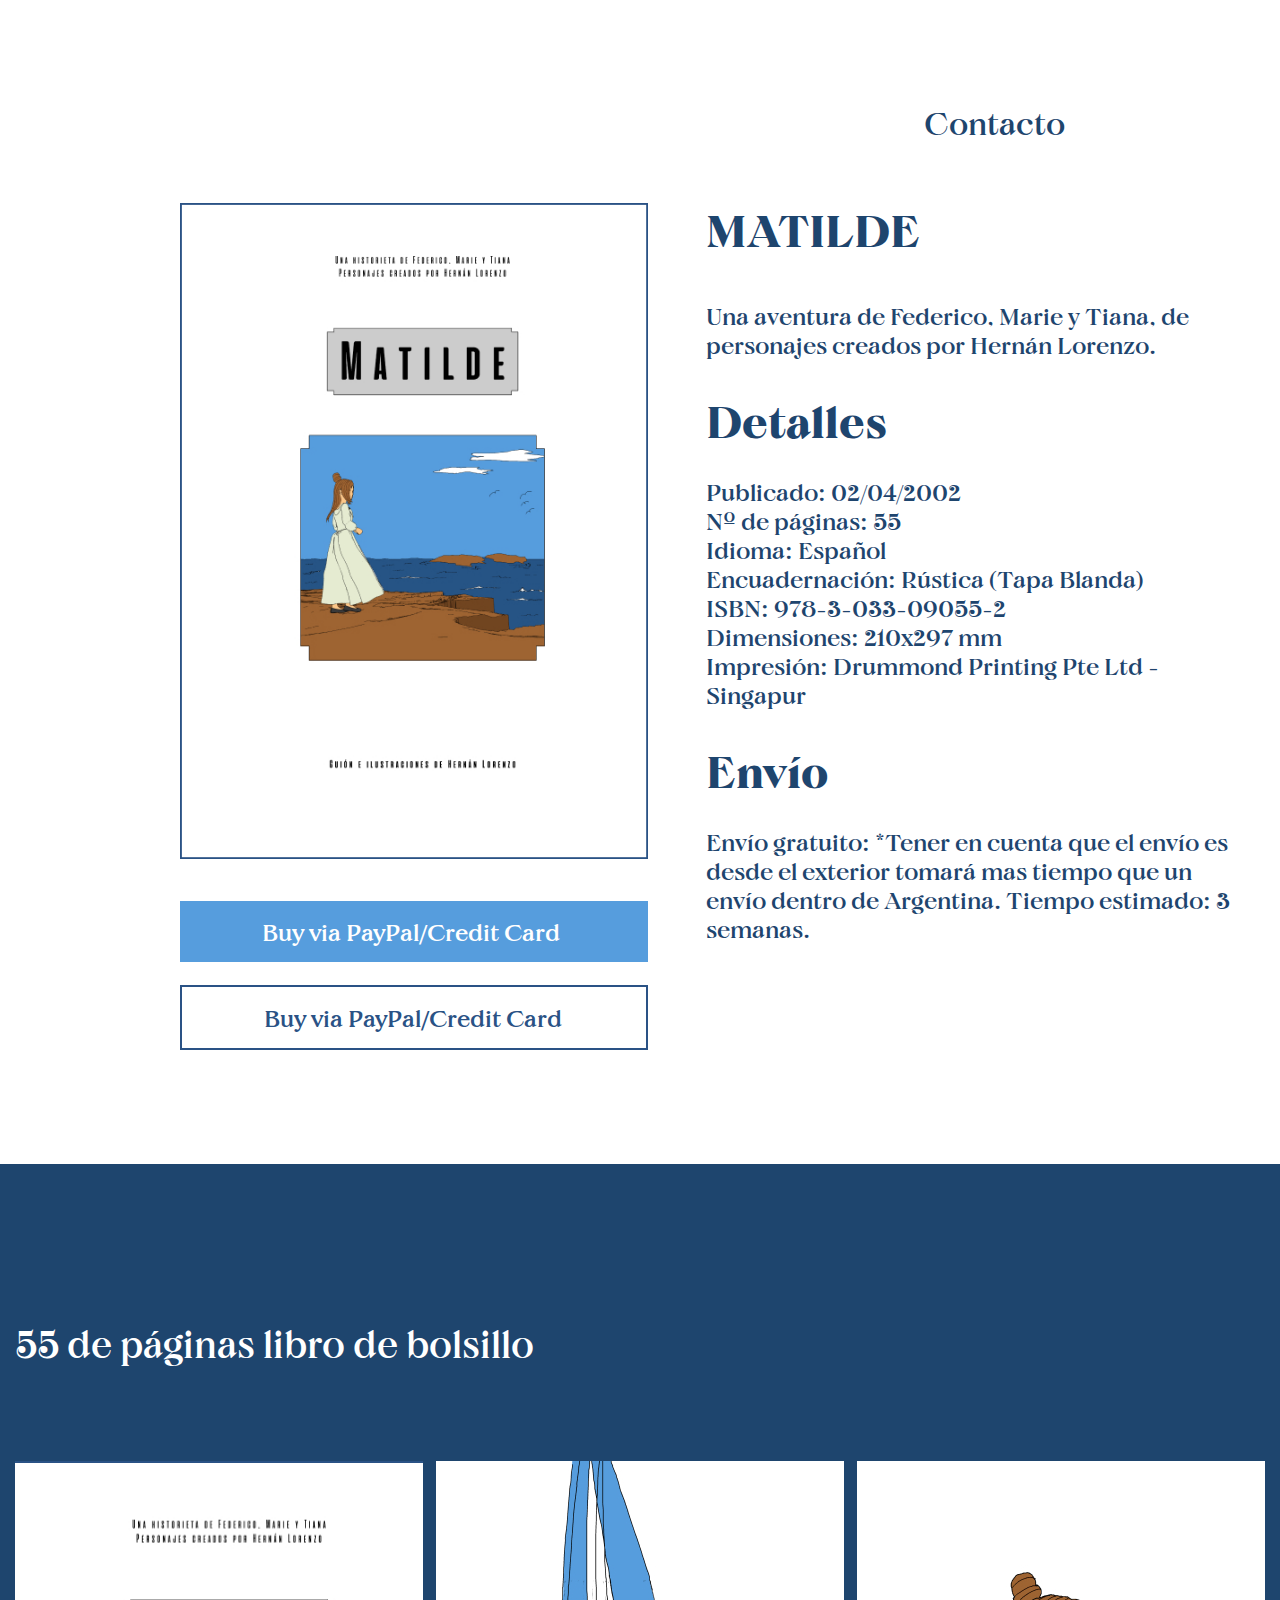
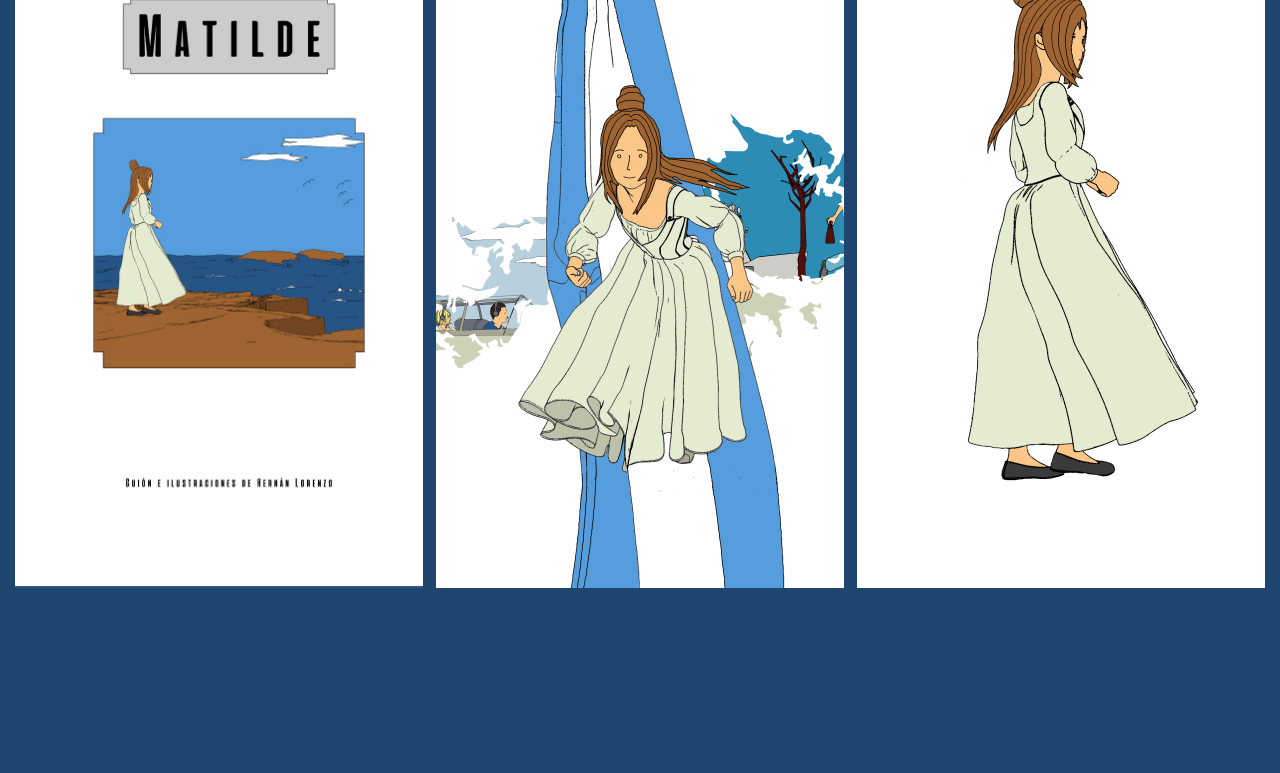
<file: index.html>
<!DOCTYPE html>
<html lang="ru">

<head>
	<meta charset="UTF-8">
	<meta http-equiv="X-UA-Compatible" content="IE=edge">
	<link rel="stylesheet" href="css/style.css">
	<meta name="viewport" content="width=device-width, initial-scale=1.0">
	<title>Страница </title>
</head>

<body>
	<div class="wrapper loading">
		<div class="title">
			<div class="background">
				<div class="title__container">
					<div class="title__contact">
						Contacto
					</div>
					<div class="title__container matilde">
						<div class="matilde__pay pay">
							<div class="pay__wrap-img _ibg">
								<img class="pay__img" src="img/image/Matilde-sea.jpg" alt="">
							</div>
							<a href="Page2.html" class="pay__button pay__button_blue">Buy via PayPal/Credit Card</a>
							<a href="" class="pay__button pay__button_white">Buy via PayPal/Credit Card</a>
						</div>
						<div class="matilde__text text">
							<div class="text__block">
								<div class="text__title text__title_one">MATILDE</div>
								<div class="text__txt text__txt_one">Una aventura de Federico, Marie y Tiana, de
									personajes
									creados por Hernán Lorenzo.</div>
							</div>
							<div class="text__block">
								<div class="text__title text__title_two">Detalles</div>
								<div class="text__txt text__txt_two">
									<p>Publicado: 02/04/2002</p>
									<p>Nº de páginas: 55</p>
									<p>Idioma: Español</p>
									<p>Encuadernación: Rústica (Tapa Blanda)</p>
									<p>ISBN: 978-3-033-09055-2</p>
									<p>Dimensiones: 210x297 mm</p>
									<p>Impresión: Drummond Printing Pte Ltd - Singapur</p>
								</div>
							</div>
							<div class="text__block">
								<div class="text__title text__title_three">Envío</div>
								<div class="text__txt text__txt_three">Envío gratuito: *Tener en cuenta que el envío es
									desde el exterior tomará mas tiempo que un envío dentro de Argentina.
									Tiempo estimado: 3 semanas.</div>
							</div>
						</div>
					</div>
				</div>
			</div>
		</div>
		<div class="card">
			<div class="card__container">
				<div class="card__title">55 de páginas libro de bolsillo </div>
				<div class="card__image image-card">
					<div class="image-card__image-wrap _ibg">
						<img class="image-card__img" src="img/image/Matilde-sea.jpg" alt="">
					</div>
					<div class="image-card__image-wrap _ibg">
						<img class="image-card__img" src="img/image/Matilde-run.jpg" alt="">
					</div>
					<div class="image-card__image-wrap _ibg">
						<img class="image-card__img" src="img/image/Matilde-one.jpg" alt="">
					</div>
				</div>
			</div>
		</div>
	</div>
	<!--  -->

	<script src="js/javascript.js"></script>
</body>

</html>
</file>
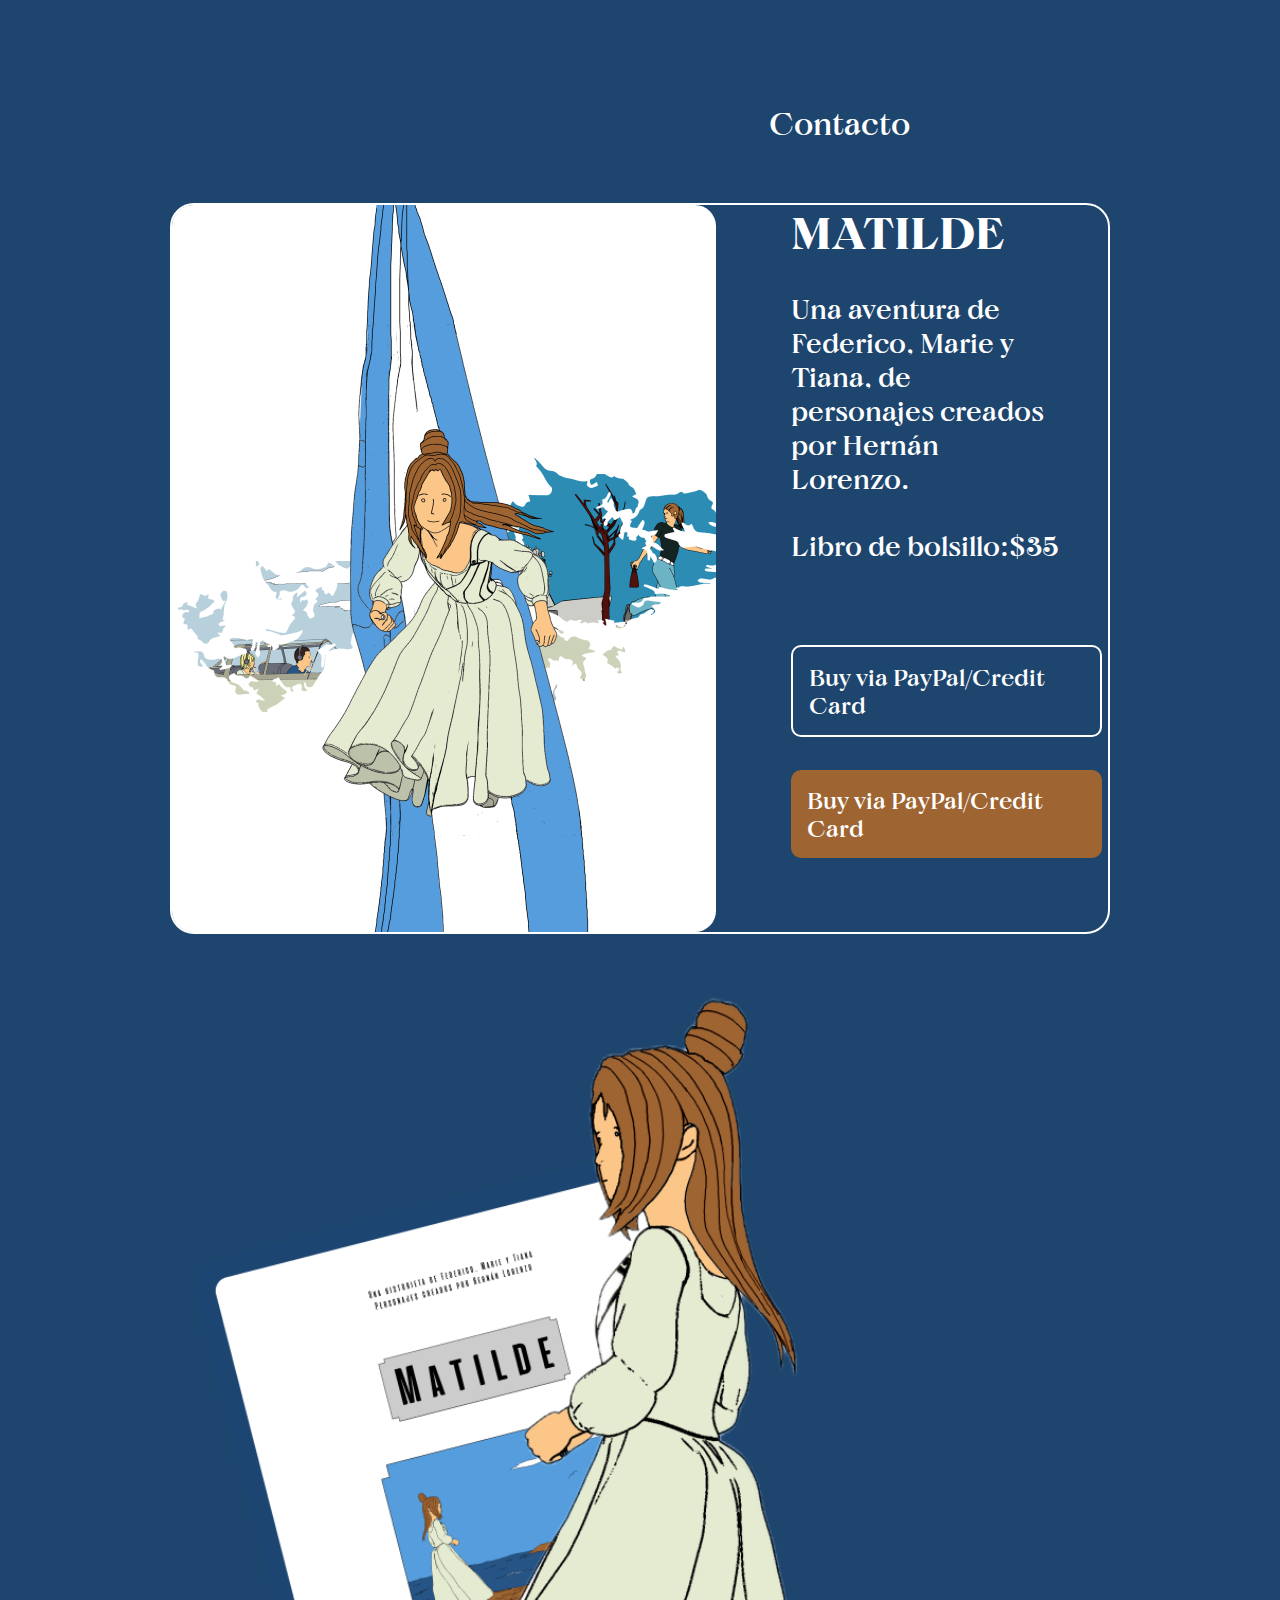
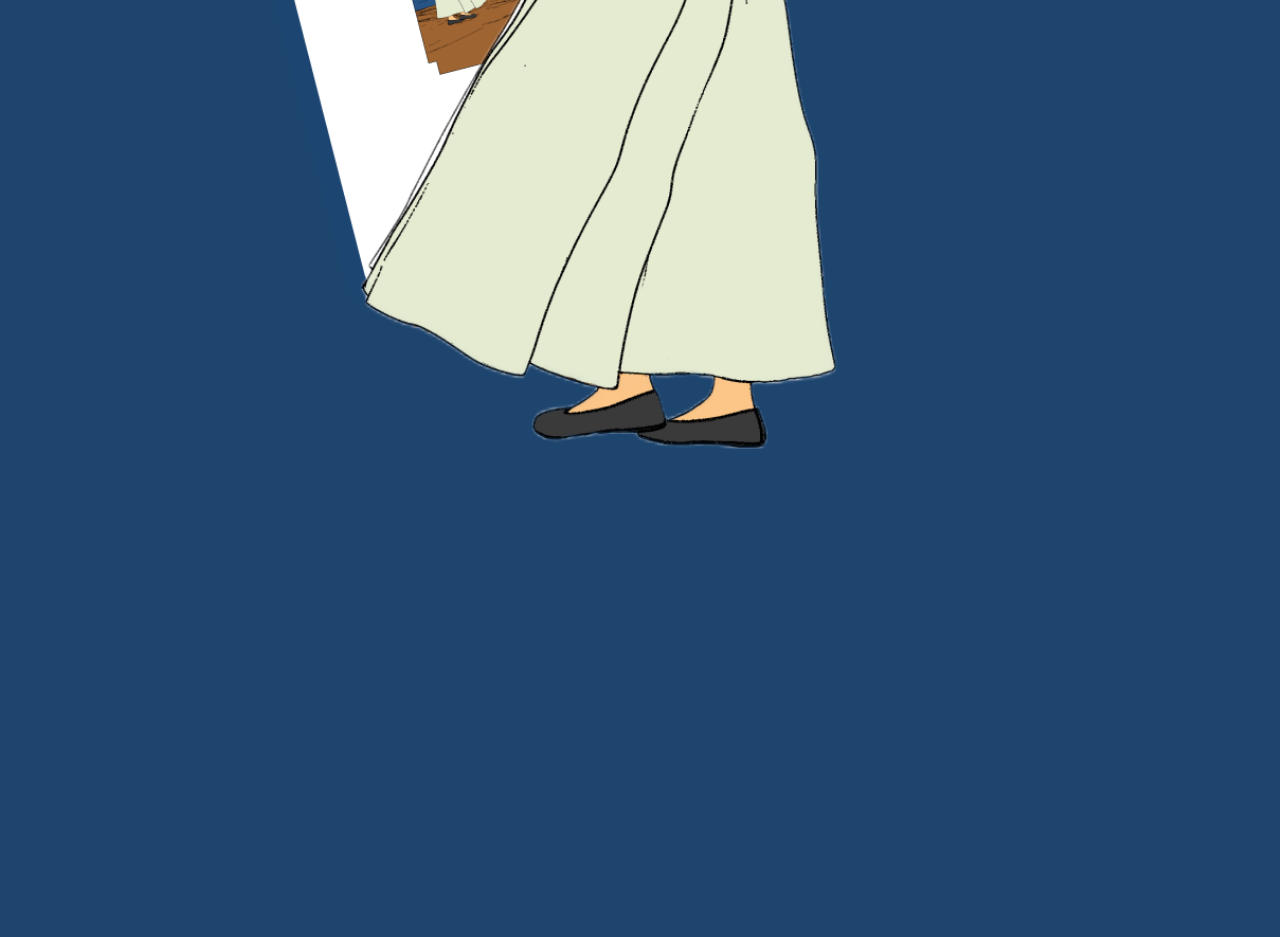
<file: Page2.html>
<!DOCTYPE html>
<html lang="ru">

<head>
    <meta charset="UTF-8">
    <meta http-equiv="X-UA-Compatible" content="IE=edge">
    <link rel="stylesheet" href="css/stylePage2.css">
    <meta name="viewport" content="width=device-width, initial-scale=1.0">
    <title>Страница 2</title>
</head>

<body>
    <!--  -->

    <div class="wrapper two">
        <div class="title">
            <div class="background-two">
                <div class="title__container">
                    <div class="title__contact title__contact_two">
                        Contacto
                    </div>
                    <div class="big-cart">
                        <div class="big-cart__run-matilde-wrap">
                            <img src="img/image/Matilde-run.jpg" alt="" class="big-cart__img-matilde">
                        </div>

                        <div class="big-cart__wrap-text">
                            <div class="big-cart__text-block">
                                <div class="big-cart__title">MATILDE</div>
                                <div class="big-cart__text big-cart__text-one">Una aventura de Federico, Marie y Tiana,
                                    de
                                    personajes creados por Hernán Lorenzo.</div>
                                <div class="wrap-two-three">
                                    <div class="big-cart__text big-cart__text-two">Libro de bolsillo: </div>
                                    <div class="big-cart__text big-cart__text-three">$35</div>
                                </div>
                            </div>
                            <div class="big-cart__buttons">

                                <button class="big-cart__button big-cart__button_back-blue"> Buy via PayPal/Credit
                                    Card</button>
                                <button class="big-cart__button big-cart__button_gold"> Buy via PayPal/Credit
                                    Card</button>
                            </div>
                        </div>
                    </div>

                    <div class="title__container matilde title__container_two">
                        <div class="matilde__pay pay">
                            <div class="pay__wrap-img pay__wrap-img_two  _ibg">
                                <img class="pay__img" src="img/image/Group2.png" alt="">
                            </div>

                        </div>

                        <div class="matilde__text text matilde__text_two">
                            <div class="text-block">
                                <div class="text__block">
                                    <div class="text__title text__title_one">MATILDE</div>
                                    <div class="text__txt text__txt_one">Una aventura de Federico, Marie y Tiana, de
                                        personajes
                                        creados por Hernán Lorenzo.</div>
                                </div>
                                <div class="text__block">
                                    <div class="text__title text__title_two">Detalles</div>
                                    <div class="text__txt text__txt_two">
                                        <p class="text_p">Publicado: 02/04/2002</p>
                                        <p class="text_p">Nº de páginas: 55</p>
                                        <p class="text_p">Idioma: Español</p>
                                        <p class="text_p">Encuadernación: Rústica (Tapa Blanda)</p>
                                        <p class="text_p">ISBN: 978-3-033-09055-2</p>
                                        <p class="text_p">Dimensiones: 210x297 mm</p>
                                        <p class="text_p">Impresión: Drummond Printing Pte Ltd - Singapur</p>
                                    </div>
                                </div>
                                <div class="text__block">
                                    <div class="text__title text__title_three">Envío</div>
                                    <div class="text__txt text__txt_three">Envío gratuito: *Tener en cuenta que el envío
                                        es
                                        desde el exterior tomará mas tiempo que un envío dentro de Argentina.
                                        Tiempo estimado: 3 semanas.</div>
                                </div>
                            </div>
                        </div>
                    </div>
                </div>
            </div>
        </div>
    </div>

    <script src="js/javascript.js"></script>
</body>

</html>
</file>
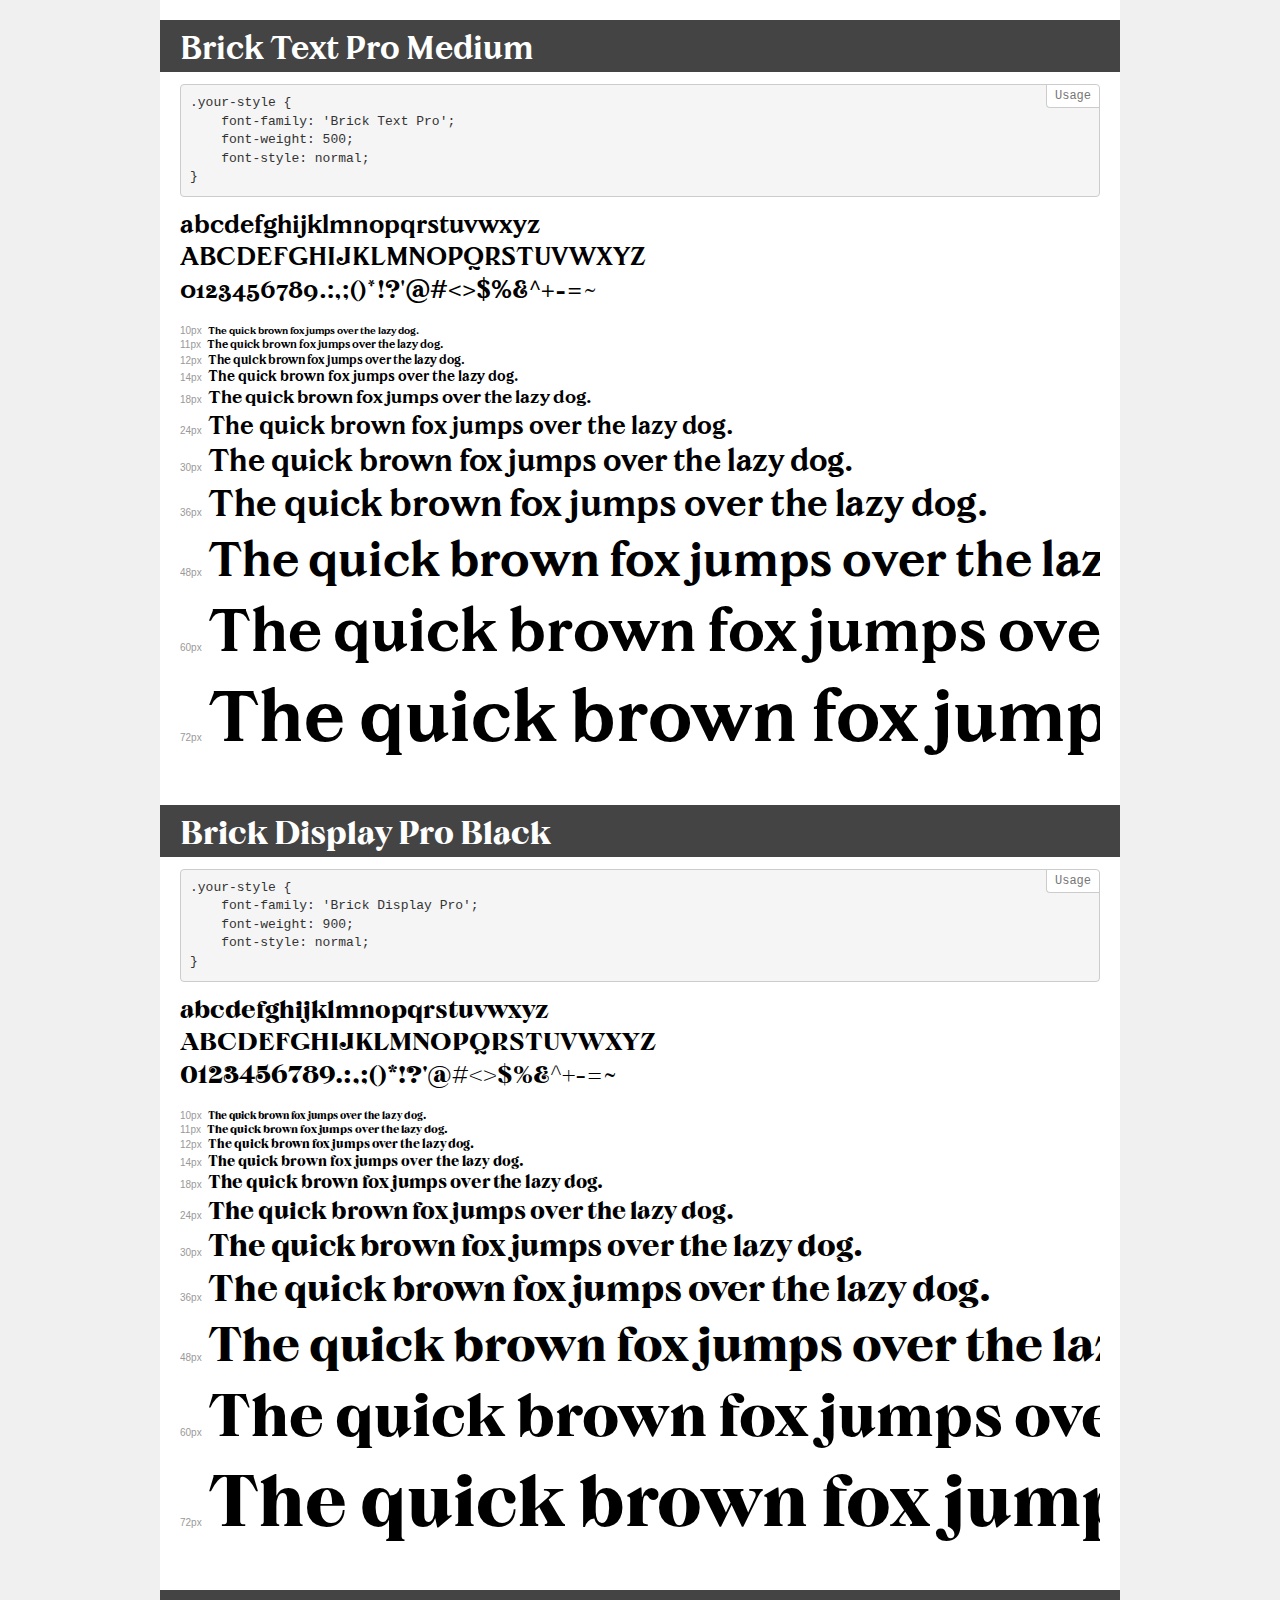
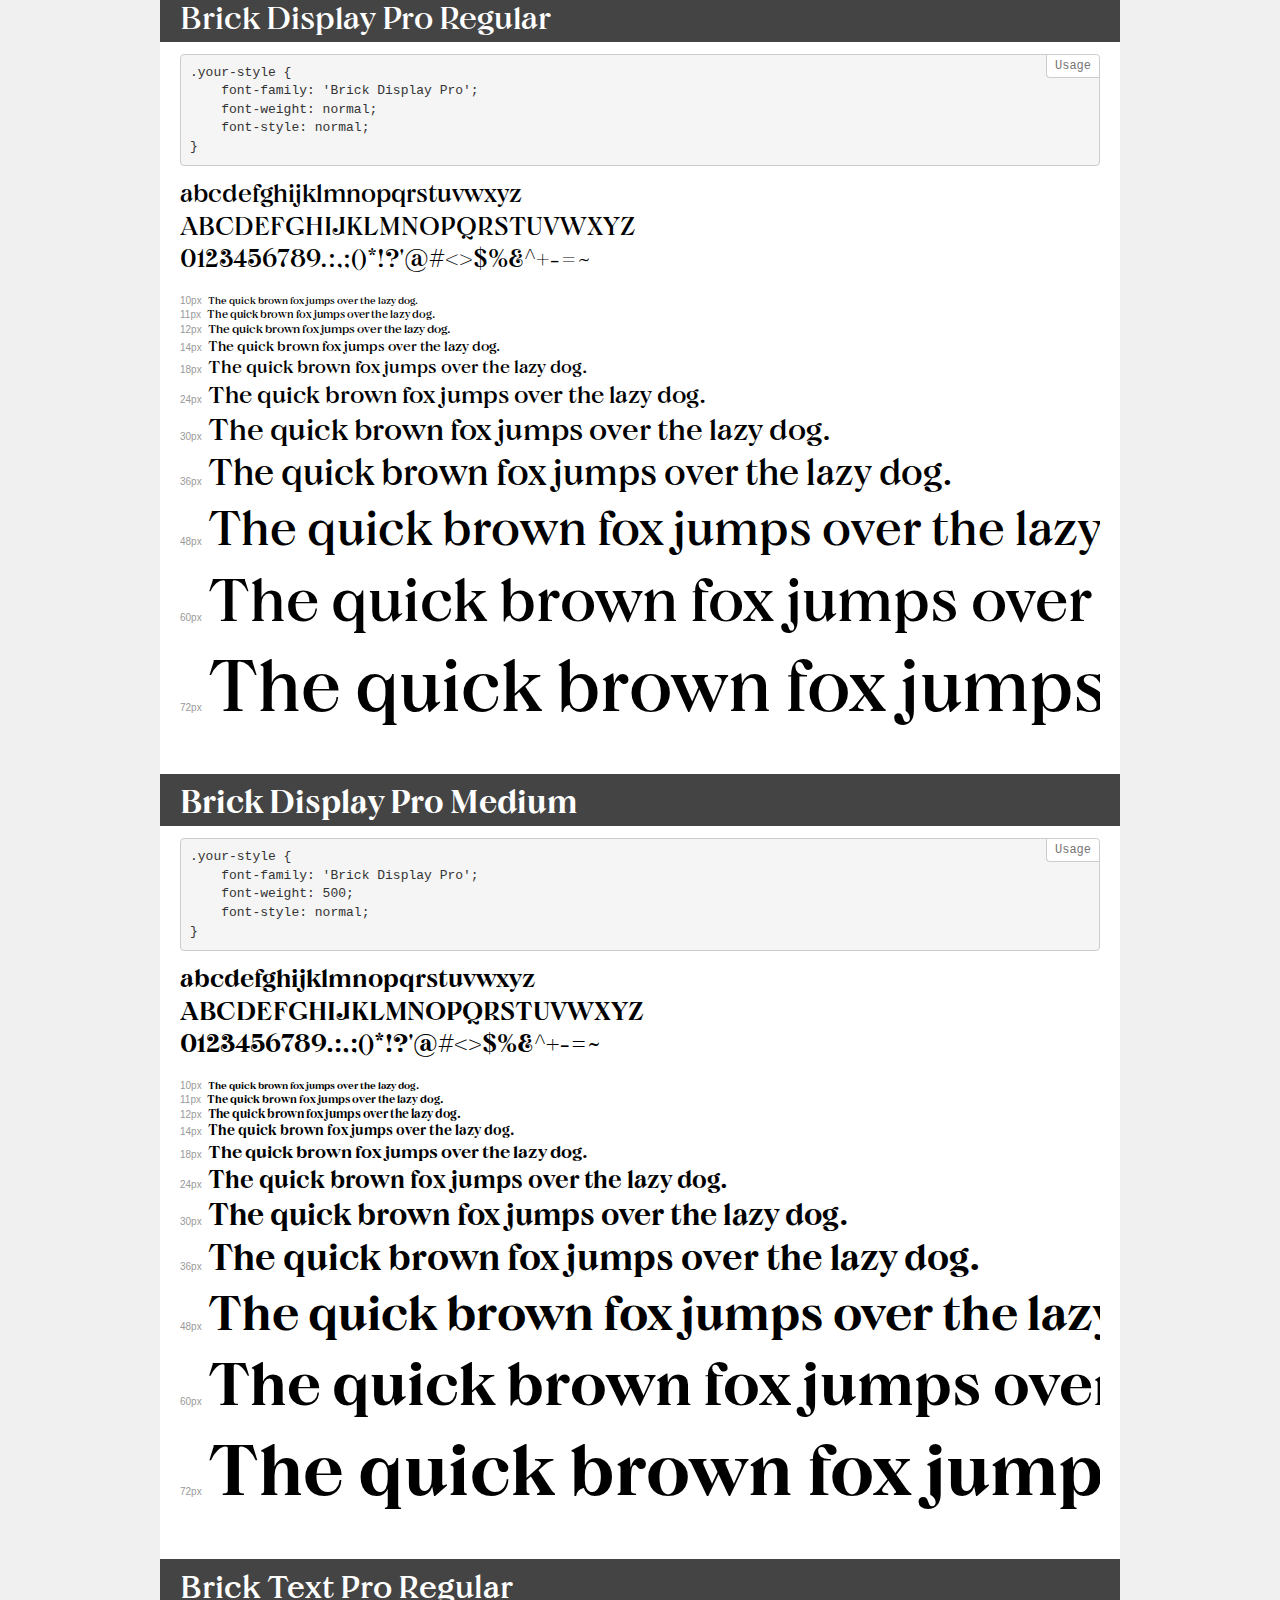
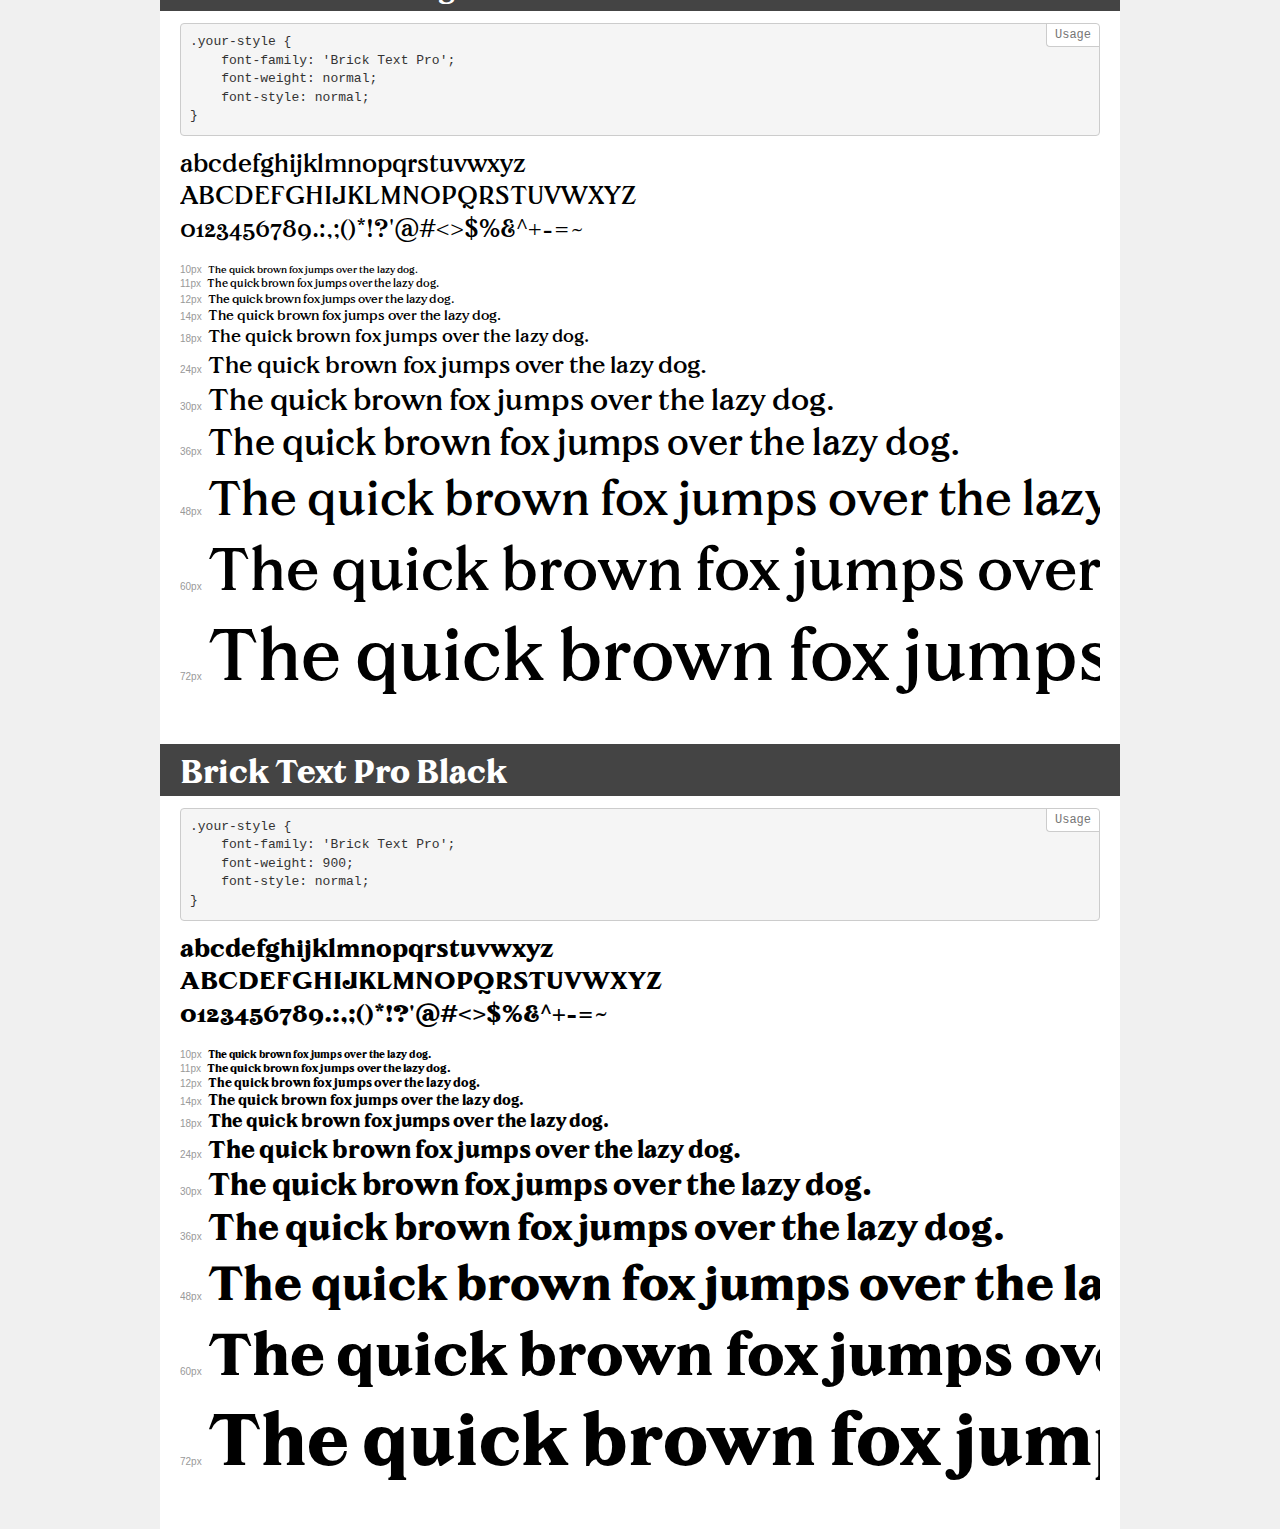
<file: css/demo.html>
<!DOCTYPE html>
<html lang="en">
<head>
    <meta charset="utf-8">
    <meta http-equiv="X-UA-Compatible" content="IE=edge">
    <meta name="viewport" content="width=device-width, initial-scale=1">
    <meta name="robots" content="noindex, noarchive">
    <meta name="format-detection" content="telephone=no">
    <title>Transfonter demo</title>
    <link href="stylesheet.css" rel="stylesheet">
    <style>
        /*
        http://meyerweb.com/eric/tools/css/reset/
        v2.0 | 20110126
        License: none (public domain)
        */
        html, body, div, span, applet, object, iframe,
        h1, h2, h3, h4, h5, h6, p, blockquote, pre,
        a, abbr, acronym, address, big, cite, code,
        del, dfn, em, img, ins, kbd, q, s, samp,
        small, strike, strong, sub, sup, tt, var,
        b, u, i, center,
        dl, dt, dd, ol, ul, li,
        fieldset, form, label, legend,
        table, caption, tbody, tfoot, thead, tr, th, td,
        article, aside, canvas, details, embed,
        figure, figcaption, footer, header, hgroup,
        menu, nav, output, ruby, section, summary,
        time, mark, audio, video {
            margin: 0;
            padding: 0;
            border: 0;
            font-size: 100%;
            font: inherit;
            vertical-align: baseline;
        }
        /* HTML5 display-role reset for older browsers */
        article, aside, details, figcaption, figure,
        footer, header, hgroup, menu, nav, section {
            display: block;
        }
        body {
            line-height: 1;
        }
        ol, ul {
            list-style: none;
        }
        blockquote, q {
            quotes: none;
        }
        blockquote:before, blockquote:after,
        q:before, q:after {
            content: '';
            content: none;
        }
        table {
            border-collapse: collapse;
            border-spacing: 0;
        }
        /* demo styles */
        body {
            background: #f0f0f0;
            color: #000;
        }
        .page {
            background: #fff;
            width: 920px;
            margin: 0 auto;
            padding: 20px 20px 0 20px;
            overflow: hidden;
        }
        .font-container {
            overflow-x: auto;
            overflow-y: hidden;
            margin-bottom: 40px;
            line-height: 1.3;
            white-space: nowrap;
            padding-bottom: 5px;
        }
        h1 {
            position: relative;
            background: #444;
            font-size: 32px;
            color: #fff;
            padding: 10px 20px;
            margin: 0 -20px 12px -20px;
        }
        .letters {
            font-size: 25px;
            margin-bottom: 20px;
        }
        .s10:before {
            content: '10px';
        }
        .s11:before {
            content: '11px';
        }
        .s12:before {
            content: '12px';
        }
        .s14:before {
            content: '14px';
        }
        .s18:before {
            content: '18px';
        }
        .s24:before {
            content: '24px';
        }
        .s30:before {
            content: '30px';
        }
        .s36:before {
            content: '36px';
        }
        .s48:before {
            content: '48px';
        }
        .s60:before {
            content: '60px';
        }
        .s72:before {
            content: '72px';
        }
        .s10:before, .s11:before, .s12:before, .s14:before,
        .s18:before, .s24:before, .s30:before, .s36:before,
        .s48:before, .s60:before, .s72:before {
            font-family: Arial, sans-serif;
            font-size: 10px;
            font-weight: normal;
            font-style: normal;
            color: #999;
            padding-right: 6px;
        }
        pre {
            display: block;
            position: relative;
            padding: 9px;
            margin: 0 0 10px;
            font-family: Monaco, Menlo, Consolas, "Courier New", monospace;
            font-size: 13px;
            line-height: 1.428571429;
            color: #333;
            font-weight: normal;
            font-style: normal;
            background-color: #f5f5f5;
            border: 1px solid #ccc;
            overflow-x: auto;
            border-radius: 4px;
        }
        pre:after {
            display: block;
            position: absolute;
            right: 0;
            top: 0;
            content: 'Usage';
            line-height: 1;
            padding: 5px 8px;
            font-size: 12px;
            color: #767676;
            background-color: #fff;
            border: 1px solid #ccc;
            border-right: none;
            border-top: none;
            border-radius: 0 4px 0 4px;
            z-index: 10;
        }
        /* responsive */
        @media (max-width: 959px) {
            .page {
                width: auto;
                margin: 0;
            }
        }
    </style>
</head>
<body>
<div class="page">
    <div class="demo">
        <h1 style="font-family: 'Brick Text Pro'; font-weight: 500; font-style: normal;">Brick Text Pro Medium</h1>
        <pre>.your-style {
    font-family: 'Brick Text Pro';
    font-weight: 500;
    font-style: normal;
}</pre>
        <div class="font-container" style="font-family: 'Brick Text Pro'; font-weight: 500; font-style: normal;">
            <p class="letters">
                abcdefghijklmnopqrstuvwxyz<br>
ABCDEFGHIJKLMNOPQRSTUVWXYZ<br>
                0123456789.:,;()*!?'@#<>$%&^+-=~
            </p>
            <p class="s10" style="font-size: 10px;">The quick brown fox jumps over the lazy dog.</p>
            <p class="s11" style="font-size: 11px;">The quick brown fox jumps over the lazy dog.</p>
            <p class="s12" style="font-size: 12px;">The quick brown fox jumps over the lazy dog.</p>
            <p class="s14" style="font-size: 14px;">The quick brown fox jumps over the lazy dog.</p>
            <p class="s18" style="font-size: 18px;">The quick brown fox jumps over the lazy dog.</p>
            <p class="s24" style="font-size: 24px;">The quick brown fox jumps over the lazy dog.</p>
            <p class="s30" style="font-size: 30px;">The quick brown fox jumps over the lazy dog.</p>
            <p class="s36" style="font-size: 36px;">The quick brown fox jumps over the lazy dog.</p>
            <p class="s48" style="font-size: 48px;">The quick brown fox jumps over the lazy dog.</p>
            <p class="s60" style="font-size: 60px;">The quick brown fox jumps over the lazy dog.</p>
            <p class="s72" style="font-size: 72px;">The quick brown fox jumps over the lazy dog.</p>
        </div>
    </div>
    <div class="demo">
        <h1 style="font-family: 'Brick Display Pro'; font-weight: 900; font-style: normal;">Brick Display Pro Black</h1>
        <pre>.your-style {
    font-family: 'Brick Display Pro';
    font-weight: 900;
    font-style: normal;
}</pre>
        <div class="font-container" style="font-family: 'Brick Display Pro'; font-weight: 900; font-style: normal;">
            <p class="letters">
                abcdefghijklmnopqrstuvwxyz<br>
ABCDEFGHIJKLMNOPQRSTUVWXYZ<br>
                0123456789.:,;()*!?'@#<>$%&^+-=~
            </p>
            <p class="s10" style="font-size: 10px;">The quick brown fox jumps over the lazy dog.</p>
            <p class="s11" style="font-size: 11px;">The quick brown fox jumps over the lazy dog.</p>
            <p class="s12" style="font-size: 12px;">The quick brown fox jumps over the lazy dog.</p>
            <p class="s14" style="font-size: 14px;">The quick brown fox jumps over the lazy dog.</p>
            <p class="s18" style="font-size: 18px;">The quick brown fox jumps over the lazy dog.</p>
            <p class="s24" style="font-size: 24px;">The quick brown fox jumps over the lazy dog.</p>
            <p class="s30" style="font-size: 30px;">The quick brown fox jumps over the lazy dog.</p>
            <p class="s36" style="font-size: 36px;">The quick brown fox jumps over the lazy dog.</p>
            <p class="s48" style="font-size: 48px;">The quick brown fox jumps over the lazy dog.</p>
            <p class="s60" style="font-size: 60px;">The quick brown fox jumps over the lazy dog.</p>
            <p class="s72" style="font-size: 72px;">The quick brown fox jumps over the lazy dog.</p>
        </div>
    </div>
    <div class="demo">
        <h1 style="font-family: 'Brick Display Pro'; font-weight: normal; font-style: normal;">Brick Display Pro Regular</h1>
        <pre>.your-style {
    font-family: 'Brick Display Pro';
    font-weight: normal;
    font-style: normal;
}</pre>
        <div class="font-container" style="font-family: 'Brick Display Pro'; font-weight: normal; font-style: normal;">
            <p class="letters">
                abcdefghijklmnopqrstuvwxyz<br>
ABCDEFGHIJKLMNOPQRSTUVWXYZ<br>
                0123456789.:,;()*!?'@#<>$%&^+-=~
            </p>
            <p class="s10" style="font-size: 10px;">The quick brown fox jumps over the lazy dog.</p>
            <p class="s11" style="font-size: 11px;">The quick brown fox jumps over the lazy dog.</p>
            <p class="s12" style="font-size: 12px;">The quick brown fox jumps over the lazy dog.</p>
            <p class="s14" style="font-size: 14px;">The quick brown fox jumps over the lazy dog.</p>
            <p class="s18" style="font-size: 18px;">The quick brown fox jumps over the lazy dog.</p>
            <p class="s24" style="font-size: 24px;">The quick brown fox jumps over the lazy dog.</p>
            <p class="s30" style="font-size: 30px;">The quick brown fox jumps over the lazy dog.</p>
            <p class="s36" style="font-size: 36px;">The quick brown fox jumps over the lazy dog.</p>
            <p class="s48" style="font-size: 48px;">The quick brown fox jumps over the lazy dog.</p>
            <p class="s60" style="font-size: 60px;">The quick brown fox jumps over the lazy dog.</p>
            <p class="s72" style="font-size: 72px;">The quick brown fox jumps over the lazy dog.</p>
        </div>
    </div>
    <div class="demo">
        <h1 style="font-family: 'Brick Display Pro'; font-weight: 500; font-style: normal;">Brick Display Pro Medium</h1>
        <pre>.your-style {
    font-family: 'Brick Display Pro';
    font-weight: 500;
    font-style: normal;
}</pre>
        <div class="font-container" style="font-family: 'Brick Display Pro'; font-weight: 500; font-style: normal;">
            <p class="letters">
                abcdefghijklmnopqrstuvwxyz<br>
ABCDEFGHIJKLMNOPQRSTUVWXYZ<br>
                0123456789.:,;()*!?'@#<>$%&^+-=~
            </p>
            <p class="s10" style="font-size: 10px;">The quick brown fox jumps over the lazy dog.</p>
            <p class="s11" style="font-size: 11px;">The quick brown fox jumps over the lazy dog.</p>
            <p class="s12" style="font-size: 12px;">The quick brown fox jumps over the lazy dog.</p>
            <p class="s14" style="font-size: 14px;">The quick brown fox jumps over the lazy dog.</p>
            <p class="s18" style="font-size: 18px;">The quick brown fox jumps over the lazy dog.</p>
            <p class="s24" style="font-size: 24px;">The quick brown fox jumps over the lazy dog.</p>
            <p class="s30" style="font-size: 30px;">The quick brown fox jumps over the lazy dog.</p>
            <p class="s36" style="font-size: 36px;">The quick brown fox jumps over the lazy dog.</p>
            <p class="s48" style="font-size: 48px;">The quick brown fox jumps over the lazy dog.</p>
            <p class="s60" style="font-size: 60px;">The quick brown fox jumps over the lazy dog.</p>
            <p class="s72" style="font-size: 72px;">The quick brown fox jumps over the lazy dog.</p>
        </div>
    </div>
    <div class="demo">
        <h1 style="font-family: 'Brick Text Pro'; font-weight: normal; font-style: normal;">Brick Text Pro Regular</h1>
        <pre>.your-style {
    font-family: 'Brick Text Pro';
    font-weight: normal;
    font-style: normal;
}</pre>
        <div class="font-container" style="font-family: 'Brick Text Pro'; font-weight: normal; font-style: normal;">
            <p class="letters">
                abcdefghijklmnopqrstuvwxyz<br>
ABCDEFGHIJKLMNOPQRSTUVWXYZ<br>
                0123456789.:,;()*!?'@#<>$%&^+-=~
            </p>
            <p class="s10" style="font-size: 10px;">The quick brown fox jumps over the lazy dog.</p>
            <p class="s11" style="font-size: 11px;">The quick brown fox jumps over the lazy dog.</p>
            <p class="s12" style="font-size: 12px;">The quick brown fox jumps over the lazy dog.</p>
            <p class="s14" style="font-size: 14px;">The quick brown fox jumps over the lazy dog.</p>
            <p class="s18" style="font-size: 18px;">The quick brown fox jumps over the lazy dog.</p>
            <p class="s24" style="font-size: 24px;">The quick brown fox jumps over the lazy dog.</p>
            <p class="s30" style="font-size: 30px;">The quick brown fox jumps over the lazy dog.</p>
            <p class="s36" style="font-size: 36px;">The quick brown fox jumps over the lazy dog.</p>
            <p class="s48" style="font-size: 48px;">The quick brown fox jumps over the lazy dog.</p>
            <p class="s60" style="font-size: 60px;">The quick brown fox jumps over the lazy dog.</p>
            <p class="s72" style="font-size: 72px;">The quick brown fox jumps over the lazy dog.</p>
        </div>
    </div>
    <div class="demo">
        <h1 style="font-family: 'Brick Text Pro'; font-weight: 900; font-style: normal;">Brick Text Pro Black</h1>
        <pre>.your-style {
    font-family: 'Brick Text Pro';
    font-weight: 900;
    font-style: normal;
}</pre>
        <div class="font-container" style="font-family: 'Brick Text Pro'; font-weight: 900; font-style: normal;">
            <p class="letters">
                abcdefghijklmnopqrstuvwxyz<br>
ABCDEFGHIJKLMNOPQRSTUVWXYZ<br>
                0123456789.:,;()*!?'@#<>$%&^+-=~
            </p>
            <p class="s10" style="font-size: 10px;">The quick brown fox jumps over the lazy dog.</p>
            <p class="s11" style="font-size: 11px;">The quick brown fox jumps over the lazy dog.</p>
            <p class="s12" style="font-size: 12px;">The quick brown fox jumps over the lazy dog.</p>
            <p class="s14" style="font-size: 14px;">The quick brown fox jumps over the lazy dog.</p>
            <p class="s18" style="font-size: 18px;">The quick brown fox jumps over the lazy dog.</p>
            <p class="s24" style="font-size: 24px;">The quick brown fox jumps over the lazy dog.</p>
            <p class="s30" style="font-size: 30px;">The quick brown fox jumps over the lazy dog.</p>
            <p class="s36" style="font-size: 36px;">The quick brown fox jumps over the lazy dog.</p>
            <p class="s48" style="font-size: 48px;">The quick brown fox jumps over the lazy dog.</p>
            <p class="s60" style="font-size: 60px;">The quick brown fox jumps over the lazy dog.</p>
            <p class="s72" style="font-size: 72px;">The quick brown fox jumps over the lazy dog.</p>
        </div>
    </div>
</div>
</body>
</html>
</file>
<file: css/style.css>
@charset "UTF-8";
@import url("stylesheet.css");
/* 
&display=swap
&subset=cyrillic-ext 
*/
@import url("https://fonts.googleapis.com/css?family=Roboto:regular,500,700,900&display=swap");
/* ОБНУЛЕНИЕ СТИЛЕЙ */
*,
*::before,
*::after {
  margin: 0;
  padding: 0;
  border: 0;
  -webkit-box-sizing: border-box;
          box-sizing: border-box;
}

li {
  list-style: none;
}

a,
a:visited {
  text-decoration: none;
}

a:hover {
  text-decoration: none;
}

h1,
h2,
h3,
h4,
h5,
h6 {
  font-weight: inherit;
  font-size: inherit;
}

img {
  vertical-align: top;
}

html,
body {
  height: 100%;
}

html {
  /* по умолчанию */
  /* font-size: 16px;  */
}

body {
  line-height: 1;
  color: black;
  background-color: #1E456E;
  font-family: "Roboto";
}

.wrapper {
  min-height: 100%;
  overflow: hidden;
  display: -webkit-box;
  display: -ms-flexbox;
  display: flex;
  -webkit-box-orient: vertical;
  -webkit-box-direction: normal;
      -ms-flex-direction: column;
          flex-direction: column;
}

/* ------------------------------ */
/* ------------------------------ */
.main {
  -webkit-box-flex: 1;
      -ms-flex-positive: 1;
          flex-grow: 1;
  display: -webkit-box;
  display: -ms-flexbox;
  display: flex;
}

._ibg {
  width: 100%;
  background-position: center;
  background-size: cover;
  background-repeat: no-repeat;
  position: relative;
}

._ibg img {
  -o-object-fit: cover;
     object-fit: cover;
  position: absolute;
  width: 100%;
  height: 100%;
  top: 0;
  left: 0;
}

.background {
  background-color: white;
  -webkit-box-flex: 0;
      -ms-flex: 0 1 97%;
          flex: 0 1 97%;
  margin: 0px auto;
  margin-bottom: 156px;
}

.background-two {
  -webkit-box-flex: 0;
      -ms-flex: 0 1 97%;
          flex: 0 1 97%;
  margin: 0px auto;
  margin-bottom: 156px;
}

.title {
  display: -webkit-box;
  display: -ms-flexbox;
  display: flex;
  -webkit-box-orient: vertical;
  -webkit-box-direction: normal;
      -ms-flex-direction: column;
          flex-direction: column;
}

.title__contact {
  display: -webkit-box;
  display: -ms-flexbox;
  display: flex;
  -webkit-box-pack: end;
      -ms-flex-pack: end;
          justify-content: flex-end;
  margin-top: 105px;
  margin-right: 200px;
  font-family: "Brick Display Pro";
  font-size: 32px;
  font-weight: 400;
  line-height: 35px;
  letter-spacing: 0em;
  text-align: left;
  margin-bottom: 63px;
  color: #1E456E;
}

.title__contact_two {
  color: white;
}

.title__container {
  margin-bottom: 156px;
  max-width: 97%;
}

.title__container_two {
  -webkit-box-orient: horizontal;
  -webkit-box-direction: reverse;
      -ms-flex-direction: row-reverse;
          flex-direction: row-reverse;
}

.matilde {
  display: -webkit-box;
  display: -ms-flexbox;
  display: flex;
  -webkit-column-gap: 58px;
          column-gap: 58px;
}

._ibg {
  position: relative;
}

._ibg img {
  -o-object-fit: cover;
     object-fit: cover;
  -o-object-position: center;
     object-position: center;
  position: absolute;
  width: 100%;
  height: 100%;
  top: 0;
  left: 0;
}

.big-cart__img-matilde {
  border-radius: 10px;
}

.pay {
  display: -webkit-box;
  display: -ms-flexbox;
  display: flex;
  -webkit-box-orient: vertical;
  -webkit-box-direction: normal;
      -ms-flex-direction: column;
          flex-direction: column;
}

.pay__wrap-img {
  width: 468px;
  height: 656px;
  margin-bottom: 42px;
}

.pay__button {
  font-family: "Brick Text Pro";
  font-size: 24px;
  font-weight: 400;
  line-height: 29px;
  letter-spacing: 0em;
  text-align: left;
  padding: 16px 82px;
  color: white;
}

.pay__button_blue {
  background-color: #569DDD;
  margin-bottom: 23px;
}

.pay__button_white {
  color: #2A5285;
  border: solid 2px;
  margin-bottom: 114px;
}

.card__title {
  font-family: "Brick Display Pro";
  font-size: 38px;
  font-weight: 400;
  line-height: 46px;
  letter-spacing: 0em;
  text-align: left;
  color: white;
  margin-bottom: 95px;
}

.text {
  color: #1E456E;
}

.text__title {
  font-family: "Brick Display Pro";
  font-size: 44px;
  font-weight: 900;
  line-height: 53px;
  letter-spacing: 0em;
  text-align: left;
}

.text__title:not(:last-child) {
  margin-bottom: 30px;
}

.text__txt {
  font-family: "Brick Display Pro";
  font-size: 24px;
  font-weight: 400;
  line-height: 29px;
  letter-spacing: 0em;
  text-align: left;
  margin-bottom: 35px;
}

.text .text__title_one {
  margin-bottom: 45px;
}

.image-card {
  display: -webkit-box;
  display: -ms-flexbox;
  display: flex;
  -webkit-column-gap: 32px;
          column-gap: 32px;
  margin-bottom: 185px;
}

.image-card__image-wrap {
  width: 518px;
  height: 727px;
}

.matilde__pay {
  margin-left: 150px;
}

/* Условные ПК, ноуты и телевизоры */
/* 1050 из макета (контейнер + отступы) */
/* Условные планшеты */
@media (max-width: 957px) {
  .matilde {
    -webkit-box-orient: vertical;
    -webkit-box-direction: normal;
        -ms-flex-direction: column;
            flex-direction: column;
  }
  .pay__button {
    max-width: 468px;
  }
}

/* Условные мобилки */
[class*="__container"] {
  max-width: 1610px;
  margin: 0px auto;
  padding: 0px 15px;
}

/* №1 */
@media (max-width: 1440px) {
  [class*="__container"] {
    /* max-width: 970px; */
  }
  .image-card {
    -webkit-column-gap: 1%;
            column-gap: 1%;
  }
}

/* №2 */
@media (max-width: 991.98px) {
  [class*="__container"] {
    /* max-width: 750px; */
  }
}

/* №3 */
@media (max-width: 767.98px) {
  [class*="__container"] {
    /* max-width: none; */
  }
  .image-card {
    -ms-flex-wrap: wrap;
        flex-wrap: wrap;
    row-gap: 5px;
  }
}

@media (max-width: 767.98px) {
  [class*="__container"] {
    max-width: 766px;
  }
  .image-card {
    -ms-flex-wrap: wrap;
        flex-wrap: wrap;
    row-gap: 5px;
  }
  .matilde__pay {
    margin-left: 0px;
  }
}

.item-block {
  display: -webkit-box;
  display: -ms-flexbox;
  display: flex;
  height: 100%;
  -webkit-box-orient: vertical;
  -webkit-box-direction: normal;
      -ms-flex-direction: column;
          flex-direction: column;
}

@media (min-width: 1140px) {
  .item-block {
    max-width: 350px;
  }
}

.item-block__picture {
  position: relative;
  padding: 0px 0px 74.28571428571429% 0px;
}

.item-block__picture img {
  -o-object-fit: cover;
     object-fit: cover;
  -o-object-position: top;
     object-position: top;
  position: absolute;
  width: 100%;
  height: 100%;
  top: 0;
  left: 0;
}

.item-block__body {
  -webkit-box-flex: 1;
      -ms-flex: 1 1 auto;
          flex: 1 1 auto;
  padding: 15px;
  display: -webkit-box;
  display: -ms-flexbox;
  display: flex;
  -webkit-box-orient: vertical;
  -webkit-box-direction: normal;
      -ms-flex-direction: column;
          flex-direction: column;
  background-color: #424242;
}

.item-block__body *:not(:last-child) {
  margin: 0px 0px 15px 0px;
}

.item-block__title {
  font-size: 40px;
  color: #fff;
}

.item-block__text {
  line-height: 150%;
  color: #eee;
  -webkit-box-flex: 1;
      -ms-flex: 1 1 auto;
          flex: 1 1 auto;
  font-size: 16px;
}

.item-block__button {
  padding: 10px 15px;
  text-align: center;
  color: #fff;
  background-color: green;
  border: 1px solid green;
}

.item-block__button::before {
  content: "";
}

.item-block__button::after {
  content: "";
}

.item-block__button:hover {
  background-color: yellow;
}

.list {
  padding: 30px;
}

.list__item {
  -webkit-transform: translate(-100%, 0px);
      -ms-transform: translate(-100%, 0px);
          transform: translate(-100%, 0px);
  -webkit-transition: 0.3s;
  -o-transition: 0.3s;
  transition: 0.3s;
}

.list__item:not(:last-child) {
  margin-bottom: 15px;
}

.list__link {
  color: #fff;
}

.list:hover .list__item {
  -webkit-transform: translate(0px, 0px);
      -ms-transform: translate(0px, 0px);
          transform: translate(0px, 0px);
}

.hide {
  display: none;
}

.two {
  display: none;
}

.text-block {
  color: white;
  border-left-color: white;
  border-left-width: 2px;
  border-left: solid;
  padding-left: 5%;
}

.big-cart {
  font-family: "Brick Display Pro";
  display: -webkit-box;
  display: -ms-flexbox;
  display: flex;
  gap: 75px;
  border: solid 2px white;
  border-radius: 15px;
  margin-bottom: 150px;
  -webkit-box-flex: 0;
      -ms-flex: 0 1 auto;
          flex: 0 1 auto;
  color: #fff;
}

.big-cart__image-wrap {
  height: 871px;
}

.big-cart__wrap-text {
  display: -webkit-box;
  display: -ms-flexbox;
  display: flex;
  -webkit-box-orient: vertical;
  -webkit-box-direction: normal;
      -ms-flex-direction: column;
          flex-direction: column;
  -webkit-box-flex: 0;
      -ms-flex: 0 1 auto;
          flex: 0 1 auto;
}

.big-cart__img {
  border-radius: 12px;
}

.big-cart__text-block {
  display: -webkit-box;
  display: -ms-flexbox;
  display: flex;
  -webkit-box-orient: vertical;
  -webkit-box-direction: normal;
      -ms-flex-direction: column;
          flex-direction: column;
  row-gap: 33px;
}

.big-cart__title {
  font-family: "Brick Display Pro";
  font-size: 44px;
  font-weight: 900;
  line-height: 53px;
  letter-spacing: 0em;
  text-align: left;
}

.big-cart__text {
  font-size: 28px;
  font-weight: 400;
  line-height: 34px;
  letter-spacing: 0em;
  text-align: left;
}

.big-cart__text-three {
  font-size: 44px;
  font-weight: 400;
  line-height: 53px;
  letter-spacing: 0em;
  text-align: left;
  font-family: "Brick Display Pro";
  font-size: 28px;
  font-weight: 400;
  line-height: 34px;
  letter-spacing: 0em;
  text-align: left;
}

.big-cart .big-cart__buttons {
  display: -webkit-box;
  display: -ms-flexbox;
  display: flex;
  gap: 33px;
}

.big-cart__button {
  font-family: "Brick Display Pro";
  font-size: 24px;
  font-weight: 400;
  line-height: 28px;
  letter-spacing: 0em;
  text-align: left;
  border-radius: 10px;
  display: -webkit-box;
  display: -ms-flexbox;
  display: flex;
  gap: 39px;
  padding: 16px;
  color: white;
}

.big-cart__button_gold {
  background-color: #9E6432;
}

.big-cart__button_back-blue {
  background-color: #1E456E;
  border: 2px solid #fff;
}

.wrap-two-three {
  display: -webkit-box;
  display: -ms-flexbox;
  display: flex;
  margin-bottom: 83px;
}

.pay__wrap-img_two {
  width: 941px;
  height: 1244px;
  top: -10%;
}

@media (max-width: 1292px) {
  .big-cart__buttons {
    -webkit-box-orient: vertical;
    -webkit-box-direction: normal;
        -ms-flex-direction: column;
            flex-direction: column;
  }
  .big-cart__button {
    max-width: 400px;
  }
}

@media (max-width: 1409px) {
  .big-cart__text-one {
    max-width: 80%;
  }
}

@media (max-width: 1153px) {
  .big-cart__text-one {
    max-width: 50%;
  }
}

@media (max-width: 886px) {
  .big-cart {
    -webkit-box-orient: vertical;
    -webkit-box-direction: normal;
        -ms-flex-direction: column;
            flex-direction: column;
    max-width: 50%;
  }
}

@media (max-width: 540px) {
  .big-cart {
    -webkit-box-orient: vertical;
    -webkit-box-direction: normal;
        -ms-flex-direction: column;
            flex-direction: column;
    max-width: 40%;
  }
}

@media (max-width: 582px) {
  .big-cart {
    max-width: 50%;
  }
}

@media (max-width: 677px) {
  .pay__wrap-img_two {
    -webkit-box-flex: 0;
        -ms-flex: 0 1 22%;
            flex: 0 1 22%;
  }
}

.matilde__pay {
  display: -webkit-box;
  display: -ms-flexbox;
  display: flex;
}

.big-cart__image-wrap {
  -webkit-box-flex: 0;
      -ms-flex: 0 50%;
          flex: 0 50%;
}

.text__txt {
  display: -webkit-box;
  display: -ms-flexbox;
  display: flex;
  -webkit-box-orient: vertical;
  -webkit-box-direction: normal;
      -ms-flex-direction: column;
          flex-direction: column;
}

.text_p {
  -webkit-box-flex: 0;
      -ms-flex: 0 1 auto;
          flex: 0 1 auto;
}

.matilde__text {
  -webkit-box-flex: 0;
      -ms-flex: 0 1 50%;
          flex: 0 1 50%;
}
</file>
<file: css/stylePage2.css>
@charset "UTF-8";
@import url("stylesheet.css");
/* 
&display=swap
&subset=cyrillic-ext 
*/
@import url("https://fonts.googleapis.com/css?family=Roboto:regular,500,700,900&display=swap");
/* ОБНУЛЕНИЕ СТИЛЕЙ */
*,
*::before,
*::after {
  margin: 0;
  padding: 0;
  border: 0;
  -webkit-box-sizing: border-box;
          box-sizing: border-box;
}

li {
  list-style: none;
}

a,
a:visited {
  text-decoration: none;
}

a:hover {
  text-decoration: none;
}

h1,
h2,
h3,
h4,
h5,
h6 {
  font-weight: inherit;
  font-size: inherit;
}

img {
  vertical-align: top;
}

html,
body {
  height: 100%;
}

html {
  /* по умолчанию */
  /* font-size: 16px;  */
}

body {
  line-height: 1;
  color: black;
  background-color: #1E456E;
  font-family: "Roboto";
}

.wrapper {
  min-height: 100%;
  overflow: hidden;
  display: -webkit-box;
  display: -ms-flexbox;
  display: flex;
  -webkit-box-orient: vertical;
  -webkit-box-direction: normal;
      -ms-flex-direction: column;
          flex-direction: column;
}

/* ------------------------------ */
/* ------------------------------ */
.main {
  -webkit-box-flex: 1;
      -ms-flex-positive: 1;
          flex-grow: 1;
  display: -webkit-box;
  display: -ms-flexbox;
  display: flex;
}

._ibg {
  background-position: center;
  background-size: cover;
  background-repeat: no-repeat;
  position: relative;
}

._ibg img {
  -o-object-fit: cover;
     object-fit: cover;
  position: absolute;
  width: 100%;
  height: 100%;
  top: 0;
  left: 0;
}

.background {
  background-color: white;
  -webkit-box-flex: 0;
      -ms-flex: 0 1 97%;
          flex: 0 1 97%;
  margin: 0px auto;
  margin-bottom: 156px;
}

.background-two {
  -webkit-box-flex: 0;
      -ms-flex: 0 1 97%;
          flex: 0 1 97%;
  margin: 0px auto;
  margin-bottom: 156px;
}

.title {
  display: -webkit-box;
  display: -ms-flexbox;
  display: flex;
  -webkit-box-orient: vertical;
  -webkit-box-direction: normal;
      -ms-flex-direction: column;
          flex-direction: column;
}

.title__contact {
  display: -webkit-box;
  display: -ms-flexbox;
  display: flex;
  -webkit-box-pack: end;
      -ms-flex-pack: end;
          justify-content: flex-end;
  margin-top: 105px;
  margin-right: 200px;
  font-family: "Brick Display Pro";
  font-size: 32px;
  font-weight: 400;
  line-height: 35px;
  letter-spacing: 0em;
  text-align: left;
  margin-bottom: 63px;
  color: #1E456E;
}

.title__contact_two {
  color: white;
}

.big-cart__img-matilde {
  border-radius: 21px;
}

.title__container {
  margin-bottom: 156px;
  max-width: 97%;
}

.title__container_two {
  -webkit-box-orient: horizontal;
  -webkit-box-direction: reverse;
      -ms-flex-direction: row-reverse;
          flex-direction: row-reverse;
}

.matilde {
  display: -webkit-box;
  display: -ms-flexbox;
  display: flex;
  -webkit-column-gap: 58px;
          column-gap: 58px;
}

._ibg {
  position: relative;
}

._ibg img {
  -o-object-fit: cover;
     object-fit: cover;
  -o-object-position: center;
     object-position: center;
  position: absolute;
  width: 100%;
  height: 100%;
  top: 0;
  left: 0;
}

.pay {
  display: -webkit-box;
  display: -ms-flexbox;
  display: flex;
  -webkit-box-orient: vertical;
  -webkit-box-direction: normal;
      -ms-flex-direction: column;
          flex-direction: column;
}

.pay__wrap-img {
  width: 468px;
  height: 656px;
  margin-bottom: 42px;
}

.pay__button {
  font-family: "Brick Text Pro";
  font-size: 24px;
  font-weight: 400;
  line-height: 29px;
  letter-spacing: 0em;
  text-align: left;
  padding: 16px 82px;
  color: white;
}

.pay__button_blue {
  background-color: #569DDD;
  margin-bottom: 23px;
}

.pay__button_white {
  color: #2A5285;
  border: solid 2px;
  margin-bottom: 114px;
}

.card__title {
  font-family: "Brick Display Pro";
  font-size: 38px;
  font-weight: 400;
  line-height: 46px;
  letter-spacing: 0em;
  text-align: left;
  color: white;
  margin-bottom: 95px;
}

.text {
  color: #1E456E;
}

.text__title {
  font-family: "Brick Display Pro";
  font-size: 44px;
  font-weight: 900;
  line-height: 53px;
  letter-spacing: 0em;
  text-align: left;
}

.text__title:not(:last-child) {
  margin-bottom: 30px;
}

.text__txt {
  font-family: "Brick Display Pro";
  font-size: 24px;
  font-weight: 400;
  line-height: 29px;
  letter-spacing: 0em;
  text-align: left;
  margin-bottom: 35px;
}

.text .text__title_one {
  margin-bottom: 45px;
}

.image-card {
  display: -webkit-box;
  display: -ms-flexbox;
  display: flex;
  -webkit-column-gap: 32px;
          column-gap: 32px;
  margin-bottom: 185px;
}

.image-card__image-wrap {
  width: 518px;
  height: 727px;
}

.matilde__pay {
  margin-left: 150px;
}

/* Условные ПК, ноуты и телевизоры */
/* 1050 из макета (контейнер + отступы) */
/* Условные планшеты */
@media (max-width: 957px) {
  .matilde {
    -webkit-box-orient: vertical;
    -webkit-box-direction: normal;
        -ms-flex-direction: column;
            flex-direction: column;
  }
  .pay__button {
    max-width: 468px;
  }
}

/* Условные мобилки */
[class*="__container"] {
  max-width: 1610px;
  margin: 0px auto;
  padding: 0px 15px;
}

/* №1 */
@media (max-width: 1440px) {
  [class*="__container"] {
    /* max-width: 970px; */
  }
  .image-card {
    -webkit-column-gap: 1%;
            column-gap: 1%;
  }
}

/* №2 */
@media (max-width: 991.98px) {
  [class*="__container"] {
    /* max-width: 750px; */
  }
}

/* №3 */
@media (max-width: 767.98px) {
  [class*="__container"] {
    /* max-width: none; */
  }
  .image-card {
    -ms-flex-wrap: wrap;
        flex-wrap: wrap;
    row-gap: 5px;
  }
}

.item-block {
  display: -webkit-box;
  display: -ms-flexbox;
  display: flex;
  height: 100%;
  -webkit-box-orient: vertical;
  -webkit-box-direction: normal;
      -ms-flex-direction: column;
          flex-direction: column;
}

@media (min-width: 1140px) {
  .item-block {
    max-width: 350px;
  }
}

.item-block__picture {
  position: relative;
  padding: 0px 0px 74.28571428571429% 0px;
}

.item-block__picture img {
  -o-object-fit: cover;
     object-fit: cover;
  -o-object-position: top;
     object-position: top;
  position: absolute;
  width: 100%;
  height: 100%;
  top: 0;
  left: 0;
}

.item-block__body {
  -webkit-box-flex: 1;
      -ms-flex: 1 1 auto;
          flex: 1 1 auto;
  padding: 15px;
  display: -webkit-box;
  display: -ms-flexbox;
  display: flex;
  -webkit-box-orient: vertical;
  -webkit-box-direction: normal;
      -ms-flex-direction: column;
          flex-direction: column;
  background-color: #424242;
}

.item-block__body *:not(:last-child) {
  margin: 0px 0px 15px 0px;
}

.item-block__title {
  font-size: 40px;
  color: #fff;
}

.item-block__text {
  line-height: 150%;
  color: #eee;
  -webkit-box-flex: 1;
      -ms-flex: 1 1 auto;
          flex: 1 1 auto;
  font-size: 16px;
}

.item-block__button {
  padding: 10px 15px;
  text-align: center;
  color: #fff;
  background-color: green;
  border: 1px solid green;
}

.item-block__button::before {
  content: "";
}

.item-block__button::after {
  content: "";
}

.item-block__button:hover {
  background-color: yellow;
}

.list {
  padding: 30px;
}

.list__item {
  -webkit-transform: translate(-100%, 0px);
      -ms-transform: translate(-100%, 0px);
          transform: translate(-100%, 0px);
  -webkit-transition: 0.3s;
  -o-transition: 0.3s;
  transition: 0.3s;
}

.list__item:not(:last-child) {
  margin-bottom: 15px;
}

.list__link {
  color: #fff;
}

.list:hover .list__item {
  -webkit-transform: translate(0px, 0px);
      -ms-transform: translate(0px, 0px);
          transform: translate(0px, 0px);
}

.hide {
  display: none;
}

.text-block {
  color: white;
  border-left-color: white;
  border-left-width: 2px;
  border-left: solid;
  padding-left: 5%;
}

.big-cart__image-wrap {
  width: 100px;
  height: 100px;
}

.big-cart {
  font-family: "Brick Display Pro";
  display: -webkit-box;
  display: -ms-flexbox;
  display: flex;
  gap: 75px;
  border: solid 2px white;
  border-radius: 24px;
  margin-bottom: 150px;
  -webkit-box-flex: 0;
      -ms-flex: 0 1 auto;
          flex: 0 1 auto;
  color: #fff;
}

.big-cart__image-wrap {
  -webkit-box-flex: 1;
      -ms-flex: 1 1 30%;
          flex: 1 1 30%;
  height: 871px;
  max-width: 33%;
}

.big-cart__wrap-text {
  display: -webkit-box;
  display: -ms-flexbox;
  display: flex;
  -webkit-box-orient: vertical;
  -webkit-box-direction: normal;
      -ms-flex-direction: column;
          flex-direction: column;
  -webkit-box-flex: 0;
      -ms-flex: 0 1 70%;
          flex: 0 1 70%;
}

.big-cart__img {
  border-radius: 12px;
}

.big-cart__text-block {
  display: -webkit-box;
  display: -ms-flexbox;
  display: flex;
  -webkit-box-orient: vertical;
  -webkit-box-direction: normal;
      -ms-flex-direction: column;
          flex-direction: column;
  row-gap: 33px;
}

.big-cart__title {
  font-family: "Brick Display Pro";
  font-size: 44px;
  font-weight: 900;
  line-height: 53px;
  letter-spacing: 0em;
  text-align: left;
}

.big-cart__text {
  font-size: 28px;
  font-weight: 400;
  line-height: 34px;
  letter-spacing: 0em;
  text-align: left;
}

.big-cart__text-three {
  font-size: 44px;
  font-weight: 400;
  line-height: 53px;
  letter-spacing: 0em;
  text-align: left;
  font-family: "Brick Display Pro";
  font-size: 28px;
  font-weight: 400;
  line-height: 34px;
  letter-spacing: 0em;
  text-align: left;
}

.big-cart .big-cart__buttons {
  display: -webkit-box;
  display: -ms-flexbox;
  display: flex;
  gap: 33px;
}

.big-cart__button {
  font-family: "Brick Display Pro";
  font-size: 24px;
  font-weight: 400;
  line-height: 28px;
  letter-spacing: 0em;
  text-align: left;
  border-radius: 10px;
  display: -webkit-box;
  display: -ms-flexbox;
  display: flex;
  gap: 39px;
  padding: 16px;
  color: white;
}

.big-cart__button_gold {
  background-color: #9E6432;
}

.big-cart__button_back-blue {
  background-color: #1E456E;
  border: 2px solid #fff;
}

.wrap-two-three {
  display: -webkit-box;
  display: -ms-flexbox;
  display: flex;
  margin-bottom: 83px;
}

.pay__wrap-img_two {
  width: 941px;
  height: 1244px;
  top: -10%;
}

@media (max-width: 1292px) {
  .big-cart__buttons {
    -webkit-box-orient: vertical;
    -webkit-box-direction: normal;
        -ms-flex-direction: column;
            flex-direction: column;
    margin-right: 2%;
    margin-bottom: 4%;
  }
  .big-cart__button {
    max-width: 400px;
  }
  [class*="__container"] {
    max-width: 970px;
  }
}

@media (max-width: 1409px) {
  .big-cart__text-one {
    max-width: 80%;
  }
}

@media (max-width: 1153px) {
  .big-cart__text-one {
    max-width: 50%;
  }
}

@media (max-width: 886px) {
  .big-cart {
    -webkit-box-orient: vertical;
    -webkit-box-direction: normal;
        -ms-flex-direction: column;
            flex-direction: column;
  }
  .big-cart__image-wrap {
    -webkit-box-flex: 1;
        -ms-flex: 1 1 300px;
            flex: 1 1 300px;
  }
  [class*="__container"] {
    max-width: 577px;
  }
}

@media (max-width: 540px) {
  [class*="__container"] {
    max-width: 470px;
  }
}

@media (max-width: 677px) {
  .pay__wrap-img_two {
    -webkit-box-flex: 0;
        -ms-flex: 0 1 22%;
            flex: 0 1 22%;
  }
}

@media (max-width: 579px) {
  .text-block {
    max-width: 40%;
  }
}

@media (max-width: 467px) {
  .text-block {
    max-width: 30%;
  }
}

@media (max-width: 678px) {
  .text-block {
    max-width: 400px;
  }
}

.matilde__pay {
  display: -webkit-box;
  display: -ms-flexbox;
  display: flex;
}

.text__txt {
  display: -webkit-box;
  display: -ms-flexbox;
  display: flex;
  -webkit-box-orient: vertical;
  -webkit-box-direction: normal;
      -ms-flex-direction: column;
          flex-direction: column;
}

.text_p {
  -webkit-box-flex: 0;
      -ms-flex: 0 1 auto;
          flex: 0 1 auto;
}

@media (max-width: 554px) {
  .big-cart__wrap-text {
    margin-left: 5%;
  }
  .big-cart__img-matilde {
    max-width: 437px;
  }
}
</file>
<file: css/stylesheet.css>
@font-face {
    font-family: 'Brick Text Pro';
    src: url('BrickTextPro-Medium.eot');
    src: local('Brick Text Pro Medium'), local('BrickTextPro-Medium'),
        url('BrickTextPro-Medium.eot?#iefix') format('embedded-opentype'),
        url('BrickTextPro-Medium.woff2') format('woff2'),
        url('BrickTextPro-Medium.woff') format('woff'),
        url('BrickTextPro-Medium.ttf') format('truetype');
    font-weight: 500;
    font-style: normal;
}

@font-face {
    font-family: 'Brick Display Pro';
    src: url('BrickDisplayPro-Black.eot');
    src: local('Brick Display Pro Black'), local('BrickDisplayPro-Black'),
        url('BrickDisplayPro-Black.eot?#iefix') format('embedded-opentype'),
        url('BrickDisplayPro-Black.woff2') format('woff2'),
        url('BrickDisplayPro-Black.woff') format('woff'),
        url('BrickDisplayPro-Black.ttf') format('truetype');
    font-weight: 900;
    font-style: normal;
}

@font-face {
    font-family: 'Brick Display Pro';
    src: url('BrickDisplayPro-Regular.eot');
    src: local('Brick Display Pro Regular'), local('BrickDisplayPro-Regular'),
        url('BrickDisplayPro-Regular.eot?#iefix') format('embedded-opentype'),
        url('BrickDisplayPro-Regular.woff2') format('woff2'),
        url('BrickDisplayPro-Regular.woff') format('woff'),
        url('BrickDisplayPro-Regular.ttf') format('truetype');
    font-weight: normal;
    font-style: normal;
}

@font-face {
    font-family: 'Brick Display Pro';
    src: url('BrickDisplayPro-Medium.eot');
    src: local('Brick Display Pro Medium'), local('BrickDisplayPro-Medium'),
        url('BrickDisplayPro-Medium.eot?#iefix') format('embedded-opentype'),
        url('BrickDisplayPro-Medium.woff2') format('woff2'),
        url('BrickDisplayPro-Medium.woff') format('woff'),
        url('BrickDisplayPro-Medium.ttf') format('truetype');
    font-weight: 500;
    font-style: normal;
}

@font-face {
    font-family: 'Brick Text Pro';
    src: url('BrickTextPro-Regular.eot');
    src: local('Brick Text Pro Regular'), local('BrickTextPro-Regular'),
        url('BrickTextPro-Regular.eot?#iefix') format('embedded-opentype'),
        url('BrickTextPro-Regular.woff2') format('woff2'),
        url('BrickTextPro-Regular.woff') format('woff'),
        url('BrickTextPro-Regular.ttf') format('truetype');
    font-weight: normal;
    font-style: normal;
}

@font-face {
    font-family: 'Brick Text Pro';
    src: url('BrickTextPro-Black.eot');
    src: local('Brick Text Pro Black'), local('BrickTextPro-Black'),
        url('BrickTextPro-Black.eot?#iefix') format('embedded-opentype'),
        url('BrickTextPro-Black.woff2') format('woff2'),
        url('BrickTextPro-Black.woff') format('woff'),
        url('BrickTextPro-Black.ttf') format('truetype');
    font-weight: 900;
    font-style: normal;
}
</file>
